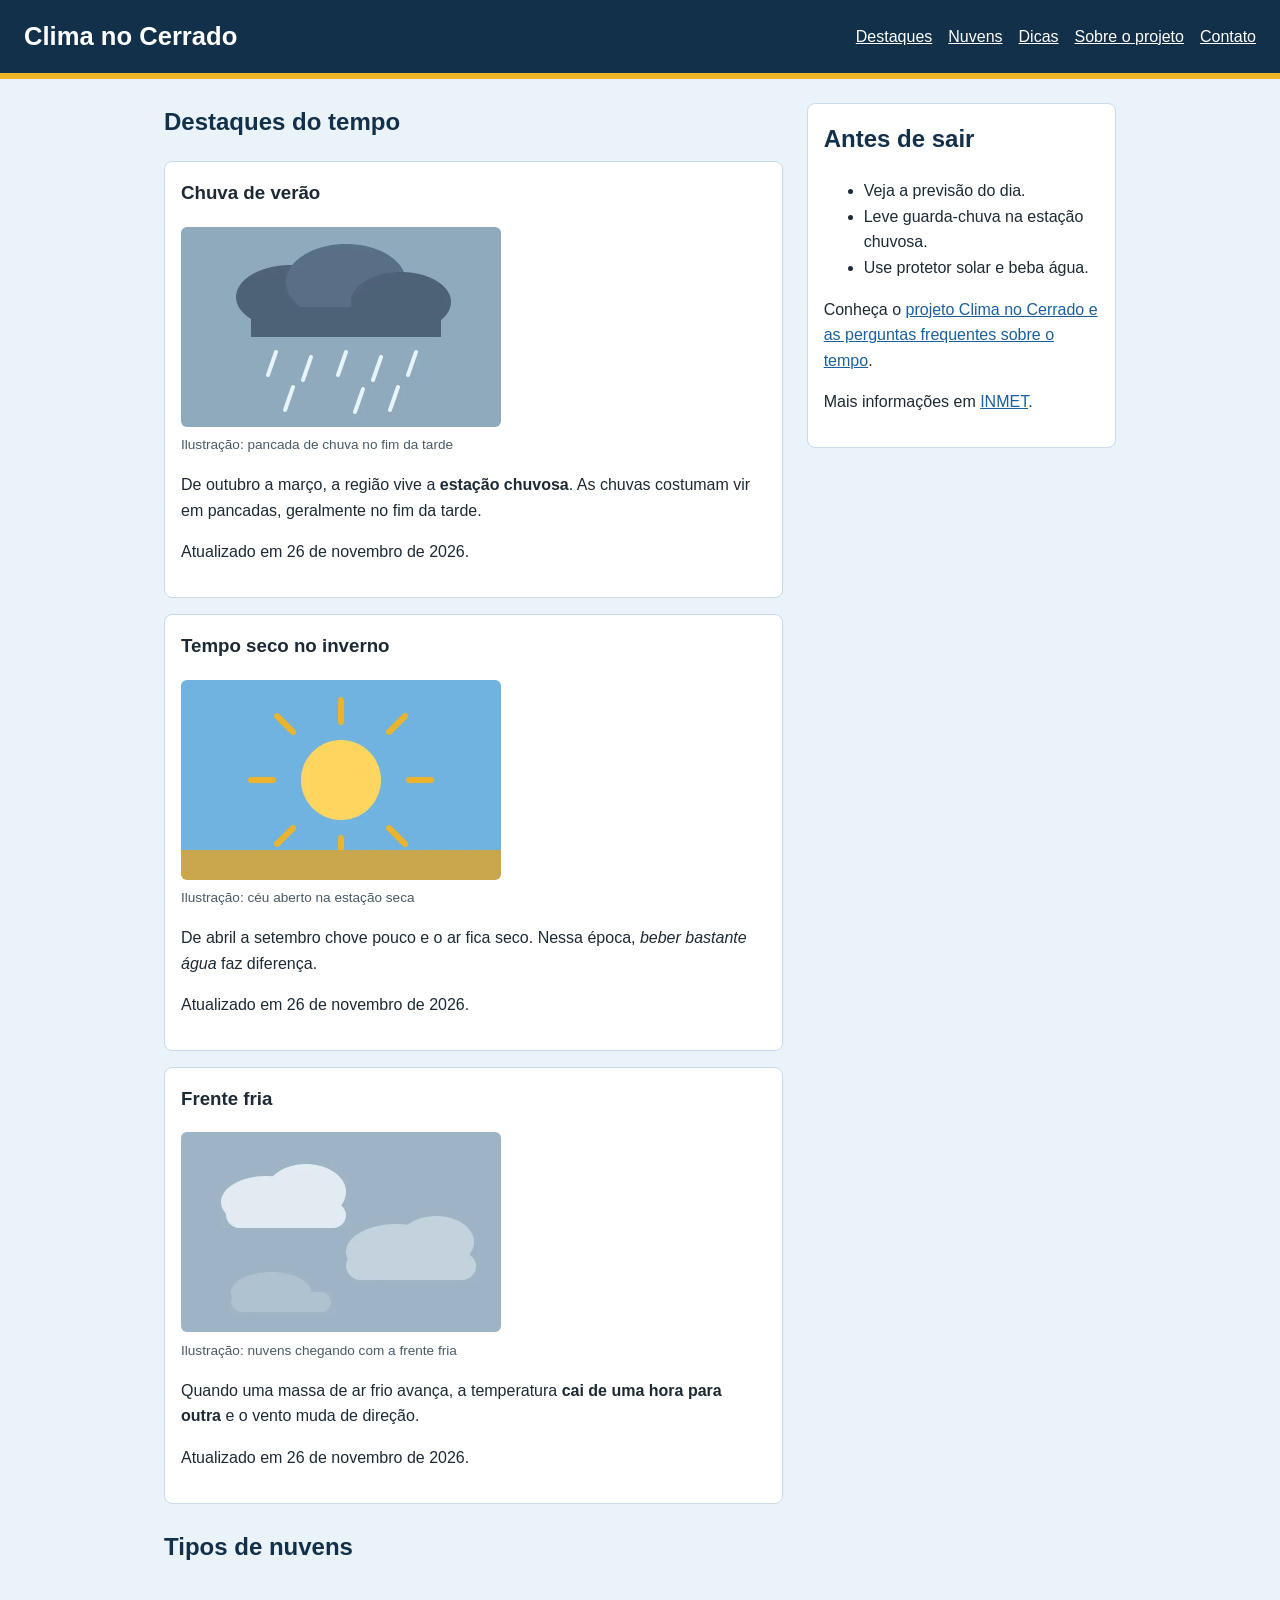
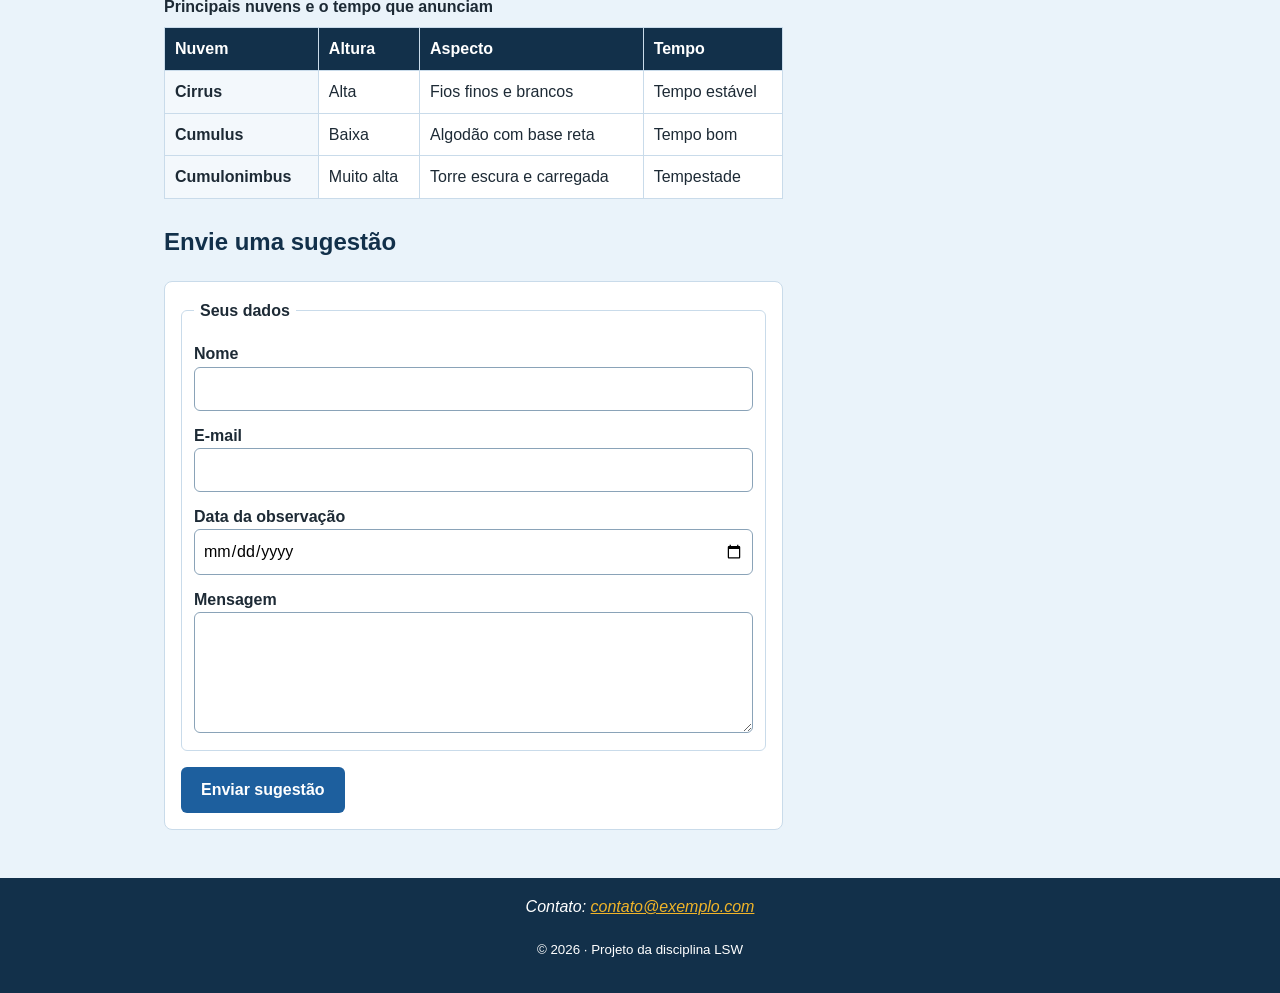
<file: index.html>
<!doctype html>
<html lang="pt-BR">
<head>
    <meta charset="utf-8">
    <meta name="viewport" content="width=device-width, initial-scale=1">
    <title>Clima no Cerrado: estação seca, chuvas e tipos de nuvens</title>
    <meta name="description" content="Entenda o clima no Cerrado: como são a estação chuvosa e a estação seca, o que é uma frente fria e como reconhecer os principais tipos de nuvens.">
    <link rel="canonical" href="https://jaoneto-jpg.github.io/Clima/">

    <meta property="og:type" content="website">
    <meta property="og:site_name" content="Clima no Cerrado">
    <meta property="og:title" content="Clima no Cerrado: estação seca, chuvas e tipos de nuvens">
    <meta property="og:description" content="Estação seca, chuvas, frente fria e tipos de nuvens explicados de forma simples.">
    <meta property="og:image" content="https://jaoneto-jpg.github.io/Clima/imagens/capa.png">
    <meta property="og:image:width" content="1200">
    <meta property="og:image:height" content="630">
    <meta property="og:image:alt" content="Sol atrás de uma nuvem e o texto Clima no Cerrado">
    <meta property="og:url" content="https://jaoneto-jpg.github.io/Clima/">
    <meta property="og:locale" content="pt_BR">

    <link rel="icon" href="favicon.svg" type="image/svg+xml">
    <link rel="stylesheet" href="estilo.css">

    <script type="application/ld+json">
    {
        "@context": "https://schema.org",
        "@type": "Article",
        "headline": "Clima no Cerrado: estação seca, chuvas e tipos de nuvens",
        "description": "Como são a estação chuvosa e a estação seca no Cerrado, o que é uma frente fria e como reconhecer os principais tipos de nuvens.",
        "image": "https://jaoneto-jpg.github.io/Clima/imagens/capa.png",
        "author": {
            "@type": "Person",
            "name": "João"
        },
        "datePublished": "2026-11-19",
        "dateModified": "2026-11-26",
        "inLanguage": "pt-BR",
        "mainEntityOfPage": "https://jaoneto-jpg.github.io/Clima/"
    }
    </script>
</head>
<body>
    <a class="pular" href="#conteudo">Pular para o conteúdo</a>

    <header>
        <h1>Clima no Cerrado</h1>
        <nav aria-label="Principal">
            <ul>
                <li><a href="#destaques">Destaques</a></li>
                <li><a href="#nuvens">Nuvens</a></li>
                <li><a href="#dicas">Dicas</a></li>
                <li><a href="sobre.html">Sobre o projeto</a></li>
                <li><a href="#contato">Contato</a></li>
            </ul>
        </nav>
    </header>

    <main id="conteudo">
        <div class="principal">
            <section id="destaques" aria-labelledby="t-destaques">
                <h2 id="t-destaques">Destaques do tempo</h2>

                <article>
                    <h3>Chuva de verão</h3>
                    <figure>
                        <img src="imagens/chuva.webp" alt="Nuvem escura com gotas de chuva caindo" width="320" height="200">
                        <figcaption>Ilustração: pancada de chuva no fim da tarde</figcaption>
                    </figure>
                    <p>De outubro a março, a região vive a <strong>estação chuvosa</strong>. As chuvas costumam vir em pancadas, geralmente no fim da tarde.</p>
                    <p>Atualizado em <time datetime="2026-11-26">26 de novembro de 2026</time>.</p>
                </article>

                <article>
                    <h3>Tempo seco no inverno</h3>
                    <figure>
                        <img src="imagens/sol.webp" alt="Sol forte em um céu sem nuvens" width="320" height="200" loading="lazy">
                        <figcaption>Ilustração: céu aberto na estação seca</figcaption>
                    </figure>
                    <p>De abril a setembro chove pouco e o ar fica seco. Nessa época, <em>beber bastante água</em> faz diferença.</p>
                    <p>Atualizado em <time datetime="2026-11-26">26 de novembro de 2026</time>.</p>
                </article>

                <article>
                    <h3>Frente fria</h3>
                    <figure>
                        <img src="imagens/nuvens.webp" alt="Céu cinza com várias nuvens se juntando" width="320" height="200" loading="lazy">
                        <figcaption>Ilustração: nuvens chegando com a frente fria</figcaption>
                    </figure>
                    <p>Quando uma massa de ar frio avança, a temperatura <strong>cai de uma hora para outra</strong> e o vento muda de direção.</p>
                    <p>Atualizado em <time datetime="2026-11-26">26 de novembro de 2026</time>.</p>
                </article>
            </section>

            <section id="nuvens" aria-labelledby="t-nuvens">
                <h2 id="t-nuvens">Tipos de nuvens</h2>
                <div class="tabela-rolavel">
                    <table>
                        <caption>Principais nuvens e o tempo que anunciam</caption>
                        <thead>
                            <tr>
                                <th scope="col">Nuvem</th>
                                <th scope="col">Altura</th>
                                <th scope="col">Aspecto</th>
                                <th scope="col">Tempo</th>
                            </tr>
                        </thead>
                        <tbody>
                            <tr>
                                <th scope="row">Cirrus</th>
                                <td>Alta</td>
                                <td>Fios finos e brancos</td>
                                <td>Tempo estável</td>
                            </tr>
                            <tr>
                                <th scope="row">Cumulus</th>
                                <td>Baixa</td>
                                <td>Algodão com base reta</td>
                                <td>Tempo bom</td>
                            </tr>
                            <tr>
                                <th scope="row">Cumulonimbus</th>
                                <td>Muito alta</td>
                                <td>Torre escura e carregada</td>
                                <td>Tempestade</td>
                            </tr>
                        </tbody>
                    </table>
                </div>
            </section>

            <section id="contato" aria-labelledby="t-contato">
                <h2 id="t-contato">Envie uma sugestão</h2>
                <form action="#" method="post">
                    <fieldset>
                        <legend>Seus dados</legend>

                        <label for="nome">Nome</label>
                        <input id="nome" name="nome" type="text" autocomplete="name" required>

                        <label for="email">E-mail</label>
                        <input id="email" name="email" type="email" autocomplete="email" required>

                        <label for="data">Data da observação</label>
                        <input id="data" name="data" type="date">

                        <label for="mensagem">Mensagem</label>
                        <textarea id="mensagem" name="mensagem" rows="4" required></textarea>
                    </fieldset>
                    <button type="submit">Enviar sugestão</button>
                </form>
            </section>
        </div>

        <aside id="dicas" aria-labelledby="t-dicas">
            <h2 id="t-dicas">Antes de sair</h2>
            <ul>
                <li>Veja a previsão do dia.</li>
                <li>Leve guarda-chuva na estação chuvosa.</li>
                <li>Use protetor solar e beba água.</li>
            </ul>
            <p>Conheça o <a href="sobre.html">projeto Clima no Cerrado e as perguntas frequentes sobre o tempo</a>.</p>
            <p>Mais informações em <a href="https://portal.inmet.gov.br/">INMET</a>.</p>
        </aside>
    </main>

    <footer>
        <address>Contato: <a href="mailto:contato@exemplo.com">contato@exemplo.com</a></address>
        <p><small>&copy; 2026 · Projeto da disciplina LSW</small></p>
    </footer>
</body>
</html>
</file>
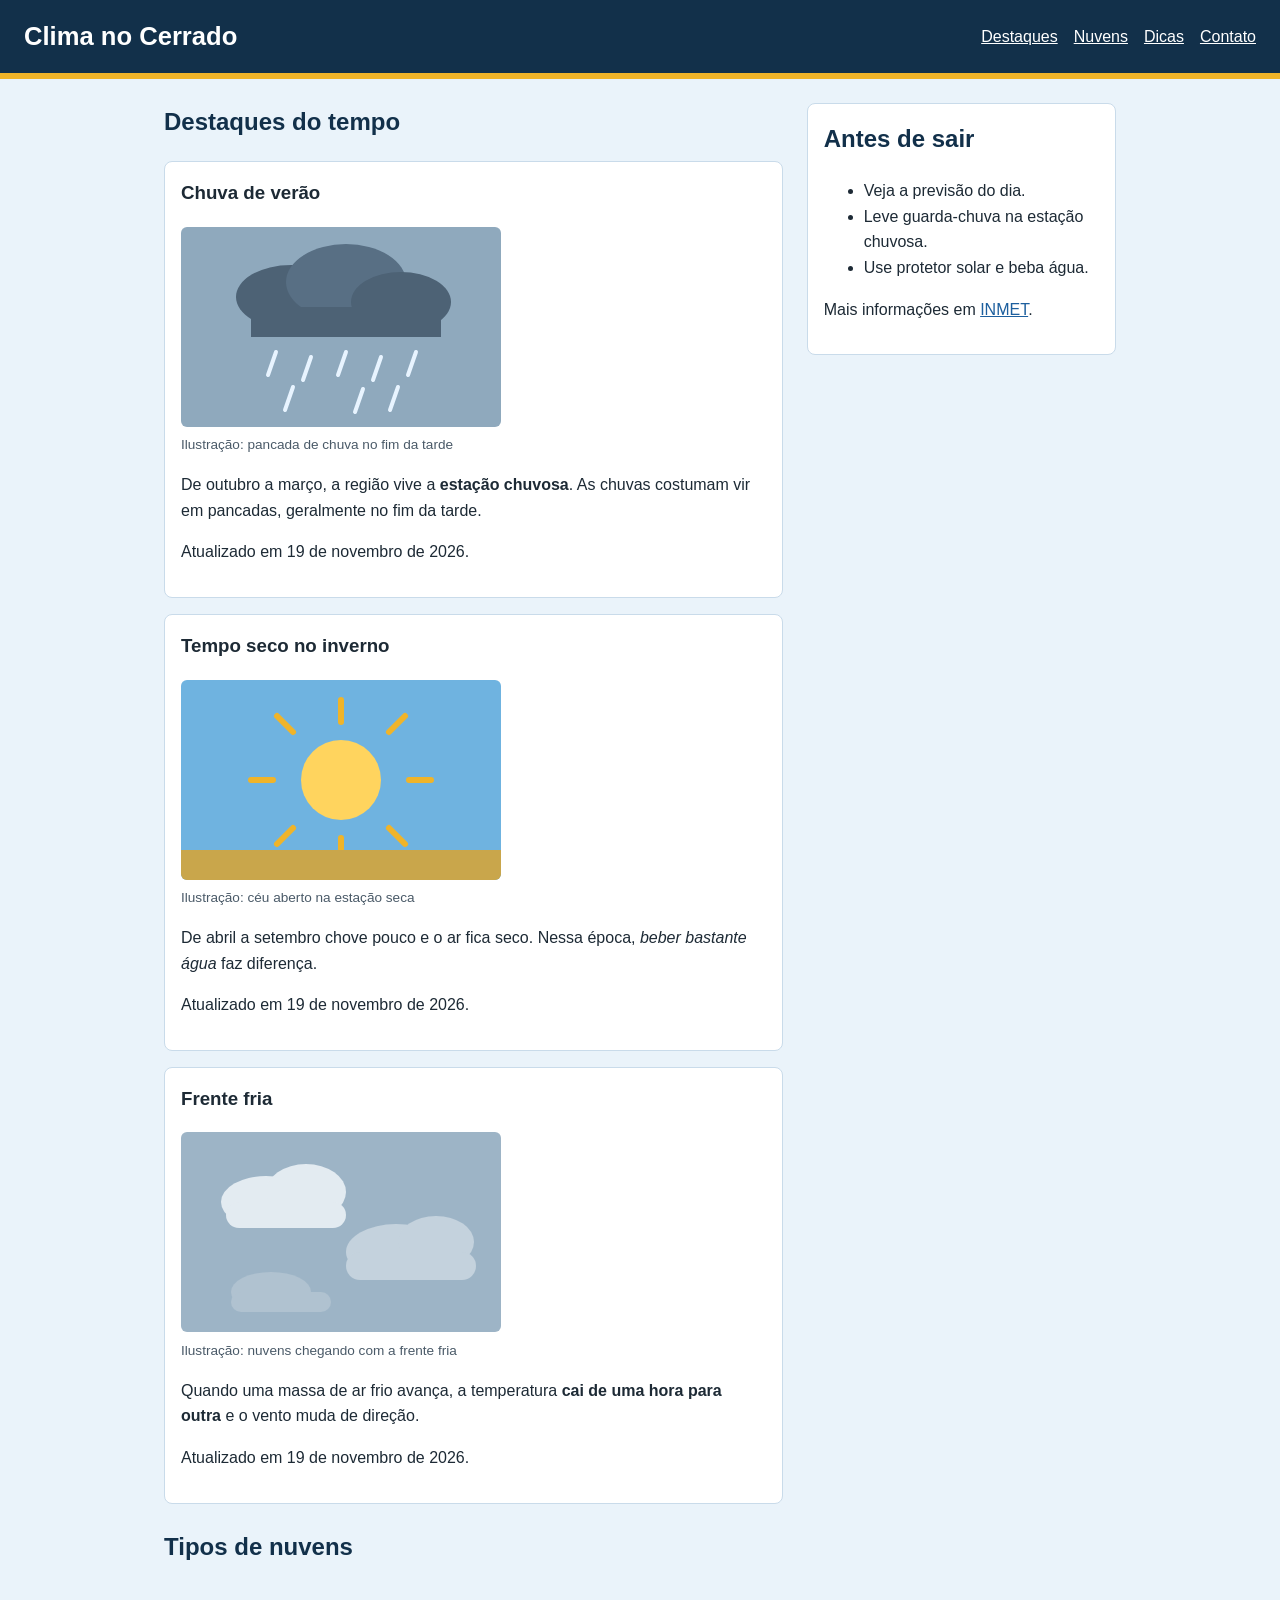
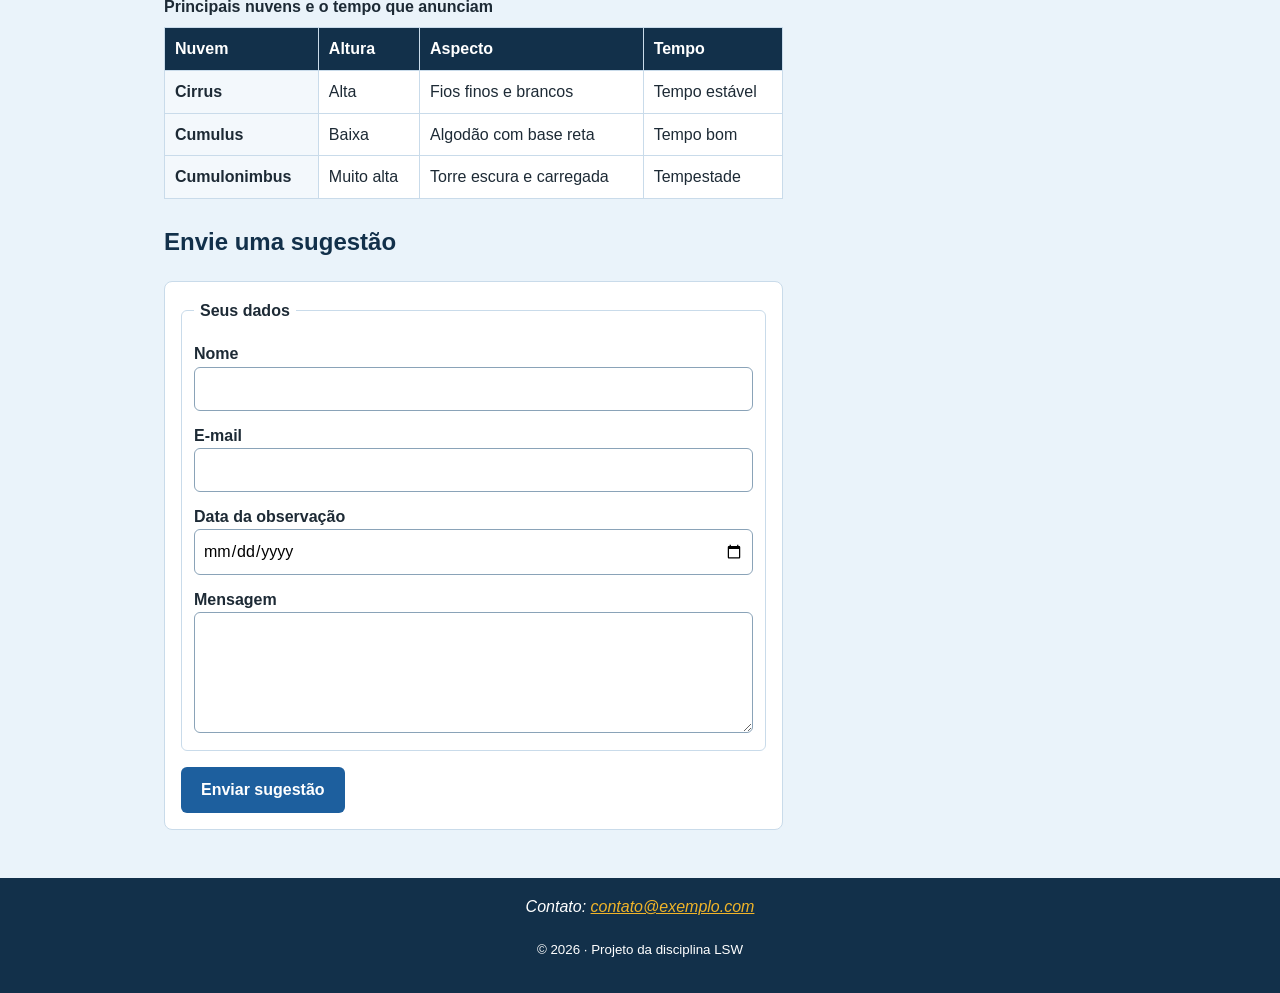
<file: atividade-1/atividade-1/index.html>
<!doctype html>
<html lang="pt-BR">
<head>
    <meta charset="utf-8">
    <meta name="viewport" content="width=device-width, initial-scale=1">
    <title>Clima no Cerrado: tempo, nuvens e estações</title>
    <link rel="stylesheet" href="estilo.css">
</head>
<body>
    <a class="pular" href="#conteudo">Pular para o conteúdo</a>

    <header>
        <h1>Clima no Cerrado</h1>
        <nav aria-label="Principal">
            <ul>
                <li><a href="#destaques">Destaques</a></li>
                <li><a href="#nuvens">Nuvens</a></li>
                <li><a href="#dicas">Dicas</a></li>
                <li><a href="#contato">Contato</a></li>
            </ul>
        </nav>
    </header>

    <main id="conteudo">
        <div class="principal">
            <section id="destaques" aria-labelledby="t-destaques">
                <h2 id="t-destaques">Destaques do tempo</h2>

                <article>
                    <h3>Chuva de verão</h3>
                    <figure>
                        <img src="imagens/chuva.svg" alt="Nuvem escura com gotas de chuva caindo" width="320" height="200">
                        <figcaption>Ilustração: pancada de chuva no fim da tarde</figcaption>
                    </figure>
                    <p>De outubro a março, a região vive a <strong>estação chuvosa</strong>. As chuvas costumam vir em pancadas, geralmente no fim da tarde.</p>
                    <p>Atualizado em <time datetime="2026-11-19">19 de novembro de 2026</time>.</p>
                </article>

                <article>
                    <h3>Tempo seco no inverno</h3>
                    <figure>
                        <img src="imagens/sol.svg" alt="Sol forte em um céu sem nuvens" width="320" height="200">
                        <figcaption>Ilustração: céu aberto na estação seca</figcaption>
                    </figure>
                    <p>De abril a setembro chove pouco e o ar fica seco. Nessa época, <em>beber bastante água</em> faz diferença.</p>
                    <p>Atualizado em <time datetime="2026-11-19">19 de novembro de 2026</time>.</p>
                </article>

                <article>
                    <h3>Frente fria</h3>
                    <figure>
                        <img src="imagens/nuvens.svg" alt="Céu cinza com várias nuvens se juntando" width="320" height="200">
                        <figcaption>Ilustração: nuvens chegando com a frente fria</figcaption>
                    </figure>
                    <p>Quando uma massa de ar frio avança, a temperatura <strong>cai de uma hora para outra</strong> e o vento muda de direção.</p>
                    <p>Atualizado em <time datetime="2026-11-19">19 de novembro de 2026</time>.</p>
                </article>
            </section>

            <section id="nuvens" aria-labelledby="t-nuvens">
                <h2 id="t-nuvens">Tipos de nuvens</h2>
                <div class="tabela-rolavel">
                    <table>
                        <caption>Principais nuvens e o tempo que anunciam</caption>
                        <thead>
                            <tr>
                                <th scope="col">Nuvem</th>
                                <th scope="col">Altura</th>
                                <th scope="col">Aspecto</th>
                                <th scope="col">Tempo</th>
                            </tr>
                        </thead>
                        <tbody>
                            <tr>
                                <th scope="row">Cirrus</th>
                                <td>Alta</td>
                                <td>Fios finos e brancos</td>
                                <td>Tempo estável</td>
                            </tr>
                            <tr>
                                <th scope="row">Cumulus</th>
                                <td>Baixa</td>
                                <td>Algodão com base reta</td>
                                <td>Tempo bom</td>
                            </tr>
                            <tr>
                                <th scope="row">Cumulonimbus</th>
                                <td>Muito alta</td>
                                <td>Torre escura e carregada</td>
                                <td>Tempestade</td>
                            </tr>
                        </tbody>
                    </table>
                </div>
            </section>

            <section id="contato" aria-labelledby="t-contato">
                <h2 id="t-contato">Envie uma sugestão</h2>
                <form action="#" method="post">
                    <fieldset>
                        <legend>Seus dados</legend>

                        <label for="nome">Nome</label>
                        <input id="nome" name="nome" type="text" autocomplete="name" required>

                        <label for="email">E-mail</label>
                        <input id="email" name="email" type="email" autocomplete="email" required>

                        <label for="data">Data da observação</label>
                        <input id="data" name="data" type="date">

                        <label for="mensagem">Mensagem</label>
                        <textarea id="mensagem" name="mensagem" rows="4" required></textarea>
                    </fieldset>
                    <button type="submit">Enviar sugestão</button>
                </form>
            </section>
        </div>

        <aside id="dicas" aria-labelledby="t-dicas">
            <h2 id="t-dicas">Antes de sair</h2>
            <ul>
                <li>Veja a previsão do dia.</li>
                <li>Leve guarda-chuva na estação chuvosa.</li>
                <li>Use protetor solar e beba água.</li>
            </ul>
            <p>Mais informações em <a href="https://portal.inmet.gov.br/">INMET</a>.</p>
        </aside>
    </main>

    <footer>
        <address>Contato: <a href="mailto:contato@exemplo.com">contato@exemplo.com</a></address>
        <p><small>&copy; 2026 · Projeto da disciplina LSW</small></p>
    </footer>
</body>
</html>
</file>
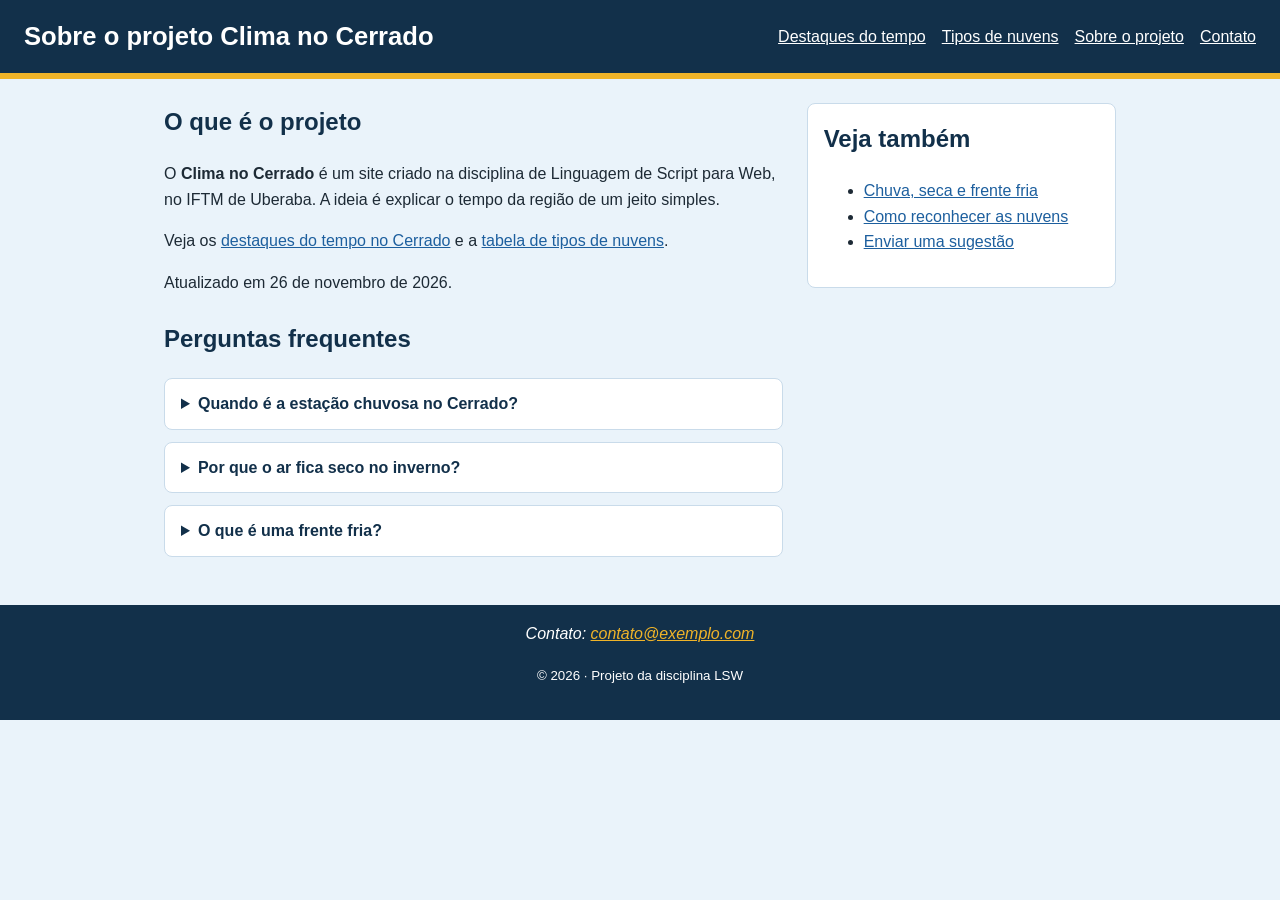
<file: sobre.html>
<!doctype html>
<html lang="pt-BR">
<head>
    <meta charset="utf-8">
    <meta name="viewport" content="width=device-width, initial-scale=1">
    <title>Sobre o projeto Clima no Cerrado e perguntas frequentes</title>
    <meta name="description" content="Conheça o projeto Clima no Cerrado, feito na disciplina LSW do IFTM, e tire dúvidas rápidas sobre estação seca, chuva e frente fria.">
    <link rel="canonical" href="https://jaoneto-jpg.github.io/Clima/sobre.html">

    <meta property="og:type" content="website">
    <meta property="og:site_name" content="Clima no Cerrado">
    <meta property="og:title" content="Sobre o projeto Clima no Cerrado">
    <meta property="og:description" content="Conheça o projeto e veja respostas rápidas sobre o tempo no Cerrado.">
    <meta property="og:image" content="https://jaoneto-jpg.github.io/Clima/imagens/capa.png">
    <meta property="og:image:width" content="1200">
    <meta property="og:image:height" content="630">
    <meta property="og:image:alt" content="Sol atrás de uma nuvem e o texto Clima no Cerrado">
    <meta property="og:url" content="https://jaoneto-jpg.github.io/Clima/sobre.html">
    <meta property="og:locale" content="pt_BR">

    <link rel="icon" href="favicon.svg" type="image/svg+xml">
    <link rel="stylesheet" href="estilo.css">

    <script type="application/ld+json">
    {
        "@context": "https://schema.org",
        "@type": "FAQPage",
        "mainEntity": [
            {
                "@type": "Question",
                "name": "Quando é a estação chuvosa no Cerrado?",
                "acceptedAnswer": {
                    "@type": "Answer",
                    "text": "De outubro a março. As chuvas costumam vir em pancadas, geralmente no fim da tarde."
                }
            },
            {
                "@type": "Question",
                "name": "Por que o ar fica seco no inverno?",
                "acceptedAnswer": {
                    "@type": "Answer",
                    "text": "Porque de abril a setembro chove pouco, e por isso a umidade do ar diminui."
                }
            },
            {
                "@type": "Question",
                "name": "O que é uma frente fria?",
                "acceptedAnswer": {
                    "@type": "Answer",
                    "text": "É o avanço de uma massa de ar frio. A temperatura cai de uma hora para outra e o vento muda de direção."
                }
            }
        ]
    }
    </script>
</head>
<body>
    <a class="pular" href="#conteudo">Pular para o conteúdo</a>

    <header>
        <h1>Sobre o projeto Clima no Cerrado</h1>
        <nav aria-label="Principal">
            <ul>
                <li><a href="index.html">Destaques do tempo</a></li>
                <li><a href="index.html#nuvens">Tipos de nuvens</a></li>
                <li><a href="sobre.html" aria-current="page">Sobre o projeto</a></li>
                <li><a href="index.html#contato">Contato</a></li>
            </ul>
        </nav>
    </header>

    <main id="conteudo">
        <div class="principal">
            <section id="projeto" aria-labelledby="t-projeto">
                <h2 id="t-projeto">O que é o projeto</h2>
                <p>O <strong>Clima no Cerrado</strong> é um site criado na disciplina de Linguagem de Script para Web, no IFTM de Uberaba. A ideia é explicar o tempo da região de um jeito simples.</p>
                <p>Veja os <a href="index.html#destaques">destaques do tempo no Cerrado</a> e a <a href="index.html#nuvens">tabela de tipos de nuvens</a>.</p>
                <p>Atualizado em <time datetime="2026-11-26">26 de novembro de 2026</time>.</p>
            </section>

            <section id="perguntas" aria-labelledby="t-perguntas">
                <h2 id="t-perguntas">Perguntas frequentes</h2>

                <details>
                    <summary>Quando é a estação chuvosa no Cerrado?</summary>
                    <p>De outubro a março. As chuvas costumam vir em pancadas, geralmente no fim da tarde.</p>
                </details>

                <details>
                    <summary>Por que o ar fica seco no inverno?</summary>
                    <p>Porque de abril a setembro chove pouco, e por isso a umidade do ar diminui.</p>
                </details>

                <details>
                    <summary>O que é uma frente fria?</summary>
                    <p>É o avanço de uma massa de ar frio. A temperatura cai de uma hora para outra e o vento muda de direção.</p>
                </details>
            </section>
        </div>

        <aside id="veja-tambem" aria-labelledby="t-veja">
            <h2 id="t-veja">Veja também</h2>
            <ul>
                <li><a href="index.html#destaques">Chuva, seca e frente fria</a></li>
                <li><a href="index.html#nuvens">Como reconhecer as nuvens</a></li>
                <li><a href="index.html#contato">Enviar uma sugestão</a></li>
            </ul>
        </aside>
    </main>

    <footer>
        <address>Contato: <a href="mailto:contato@exemplo.com">contato@exemplo.com</a></address>
        <p><small>&copy; 2026 · Projeto da disciplina LSW</small></p>
    </footer>
</body>
</html>
</file>
<file: estilo.css>
:root {
    --noite: #12304a;
    --ceu: #eaf3fa;
    --sol: #f0b429;
    --azul: #1d5f9e;
    --texto: #1d2a35;
    --borda: #c9dbea;
}

* {
    box-sizing: border-box;
}

body {
    margin: 0;
    font-family: Verdana, Arial, sans-serif;
    line-height: 1.6;
    color: var(--texto);
    background: var(--ceu);
}

.pular {
    position: absolute;
    left: -999px;
    top: 0;
    background: var(--sol);
    color: var(--noite);
    padding: 8px 12px;
}

.pular:focus {
    left: 0;
}

a {
    color: var(--azul);
}

a:focus-visible,
input:focus-visible,
textarea:focus-visible,
button:focus-visible {
    outline: 3px solid var(--sol);
    outline-offset: 2px;
}

header {
    background: var(--noite);
    color: #fff;
    padding: 16px 24px;
    border-bottom: 6px solid var(--sol);
    display: flex;
    justify-content: space-between;
    align-items: center;
    flex-wrap: wrap;
    gap: 12px;
}

header h1 {
    margin: 0;
    font-size: 1.6rem;
}

nav ul {
    list-style: none;
    margin: 0;
    padding: 0;
    display: flex;
    gap: 16px;
    flex-wrap: wrap;
}

nav a {
    color: #fff;
}

main {
    max-width: 1000px;
    margin: 0 auto;
    padding: 24px;
    display: grid;
    grid-template-columns: 2fr 1fr;
    gap: 24px;
    align-items: start;
}

h2 {
    color: var(--noite);
    margin-top: 0;
}

section,
aside {
    margin-bottom: 24px;
}

article,
aside {
    background: #fff;
    border: 1px solid var(--borda);
    border-radius: 8px;
    padding: 16px;
    margin-bottom: 16px;
}

article h3 {
    margin-top: 0;
}

figure {
    margin: 0 0 12px 0;
}

img {
    max-width: 100%;
    height: auto;
    border-radius: 6px;
}

figcaption {
    font-size: 0.85rem;
    color: #4a5a68;
}

.tabela-rolavel {
    overflow-x: auto;
}

table {
    width: 100%;
    border-collapse: collapse;
    background: #fff;
}

caption {
    text-align: left;
    font-weight: bold;
    padding: 8px 0;
}

th,
td {
    border: 1px solid var(--borda);
    padding: 8px 10px;
    text-align: left;
}

thead th {
    background: var(--noite);
    color: #fff;
}

tbody th {
    background: #f3f8fc;
}

form {
    background: #fff;
    border: 1px solid var(--borda);
    border-radius: 8px;
    padding: 16px;
}

fieldset {
    border: 1px solid var(--borda);
    border-radius: 6px;
    margin: 0 0 16px 0;
}

legend {
    font-weight: bold;
    padding: 0 6px;
}

label {
    display: block;
    margin-top: 12px;
    font-weight: bold;
}

input,
textarea {
    width: 100%;
    padding: 8px;
    border: 1px solid #8aa3b8;
    border-radius: 6px;
    font: inherit;
}

button {
    background: var(--azul);
    color: #fff;
    border: none;
    border-radius: 6px;
    padding: 10px 20px;
    font: inherit;
    font-weight: bold;
    cursor: pointer;
}

button:hover {
    background: var(--noite);
}

footer {
    background: var(--noite);
    color: #fff;
    text-align: center;
    padding: 16px;
}

footer a {
    color: var(--sol);
}

@media (max-width: 700px) {
    main {
        grid-template-columns: 1fr;
    }

    header {
        flex-direction: column;
        align-items: flex-start;
    }
}

details {
    background: #fff;
    border: 1px solid var(--borda);
    border-radius: 8px;
    padding: 12px 16px;
    margin-bottom: 12px;
}

summary {
    cursor: pointer;
    font-weight: bold;
    color: var(--noite);
}

details p {
    margin-bottom: 0;
}
</file>
<file: atividade-1/atividade-1/estilo.css>
:root {
    --noite: #12304a;
    --ceu: #eaf3fa;
    --sol: #f0b429;
    --azul: #1d5f9e;
    --texto: #1d2a35;
    --borda: #c9dbea;
}

* {
    box-sizing: border-box;
}

body {
    margin: 0;
    font-family: Verdana, Arial, sans-serif;
    line-height: 1.6;
    color: var(--texto);
    background: var(--ceu);
}

.pular {
    position: absolute;
    left: -999px;
    top: 0;
    background: var(--sol);
    color: var(--noite);
    padding: 8px 12px;
}

.pular:focus {
    left: 0;
}

a {
    color: var(--azul);
}

a:focus-visible,
input:focus-visible,
textarea:focus-visible,
button:focus-visible {
    outline: 3px solid var(--sol);
    outline-offset: 2px;
}

header {
    background: var(--noite);
    color: #fff;
    padding: 16px 24px;
    border-bottom: 6px solid var(--sol);
    display: flex;
    justify-content: space-between;
    align-items: center;
    flex-wrap: wrap;
    gap: 12px;
}

header h1 {
    margin: 0;
    font-size: 1.6rem;
}

nav ul {
    list-style: none;
    margin: 0;
    padding: 0;
    display: flex;
    gap: 16px;
    flex-wrap: wrap;
}

nav a {
    color: #fff;
}

main {
    max-width: 1000px;
    margin: 0 auto;
    padding: 24px;
    display: grid;
    grid-template-columns: 2fr 1fr;
    gap: 24px;
    align-items: start;
}

h2 {
    color: var(--noite);
    margin-top: 0;
}

section,
aside {
    margin-bottom: 24px;
}

article,
aside {
    background: #fff;
    border: 1px solid var(--borda);
    border-radius: 8px;
    padding: 16px;
    margin-bottom: 16px;
}

article h3 {
    margin-top: 0;
}

figure {
    margin: 0 0 12px 0;
}

img {
    max-width: 100%;
    height: auto;
    border-radius: 6px;
}

figcaption {
    font-size: 0.85rem;
    color: #4a5a68;
}

.tabela-rolavel {
    overflow-x: auto;
}

table {
    width: 100%;
    border-collapse: collapse;
    background: #fff;
}

caption {
    text-align: left;
    font-weight: bold;
    padding: 8px 0;
}

th,
td {
    border: 1px solid var(--borda);
    padding: 8px 10px;
    text-align: left;
}

thead th {
    background: var(--noite);
    color: #fff;
}

tbody th {
    background: #f3f8fc;
}

form {
    background: #fff;
    border: 1px solid var(--borda);
    border-radius: 8px;
    padding: 16px;
}

fieldset {
    border: 1px solid var(--borda);
    border-radius: 6px;
    margin: 0 0 16px 0;
}

legend {
    font-weight: bold;
    padding: 0 6px;
}

label {
    display: block;
    margin-top: 12px;
    font-weight: bold;
}

input,
textarea {
    width: 100%;
    padding: 8px;
    border: 1px solid #8aa3b8;
    border-radius: 6px;
    font: inherit;
}

button {
    background: var(--azul);
    color: #fff;
    border: none;
    border-radius: 6px;
    padding: 10px 20px;
    font: inherit;
    font-weight: bold;
    cursor: pointer;
}

button:hover {
    background: var(--noite);
}

footer {
    background: var(--noite);
    color: #fff;
    text-align: center;
    padding: 16px;
}

footer a {
    color: var(--sol);
}

@media (max-width: 700px) {
    main {
        grid-template-columns: 1fr;
    }

    header {
        flex-direction: column;
        align-items: flex-start;
    }
}
</file>
